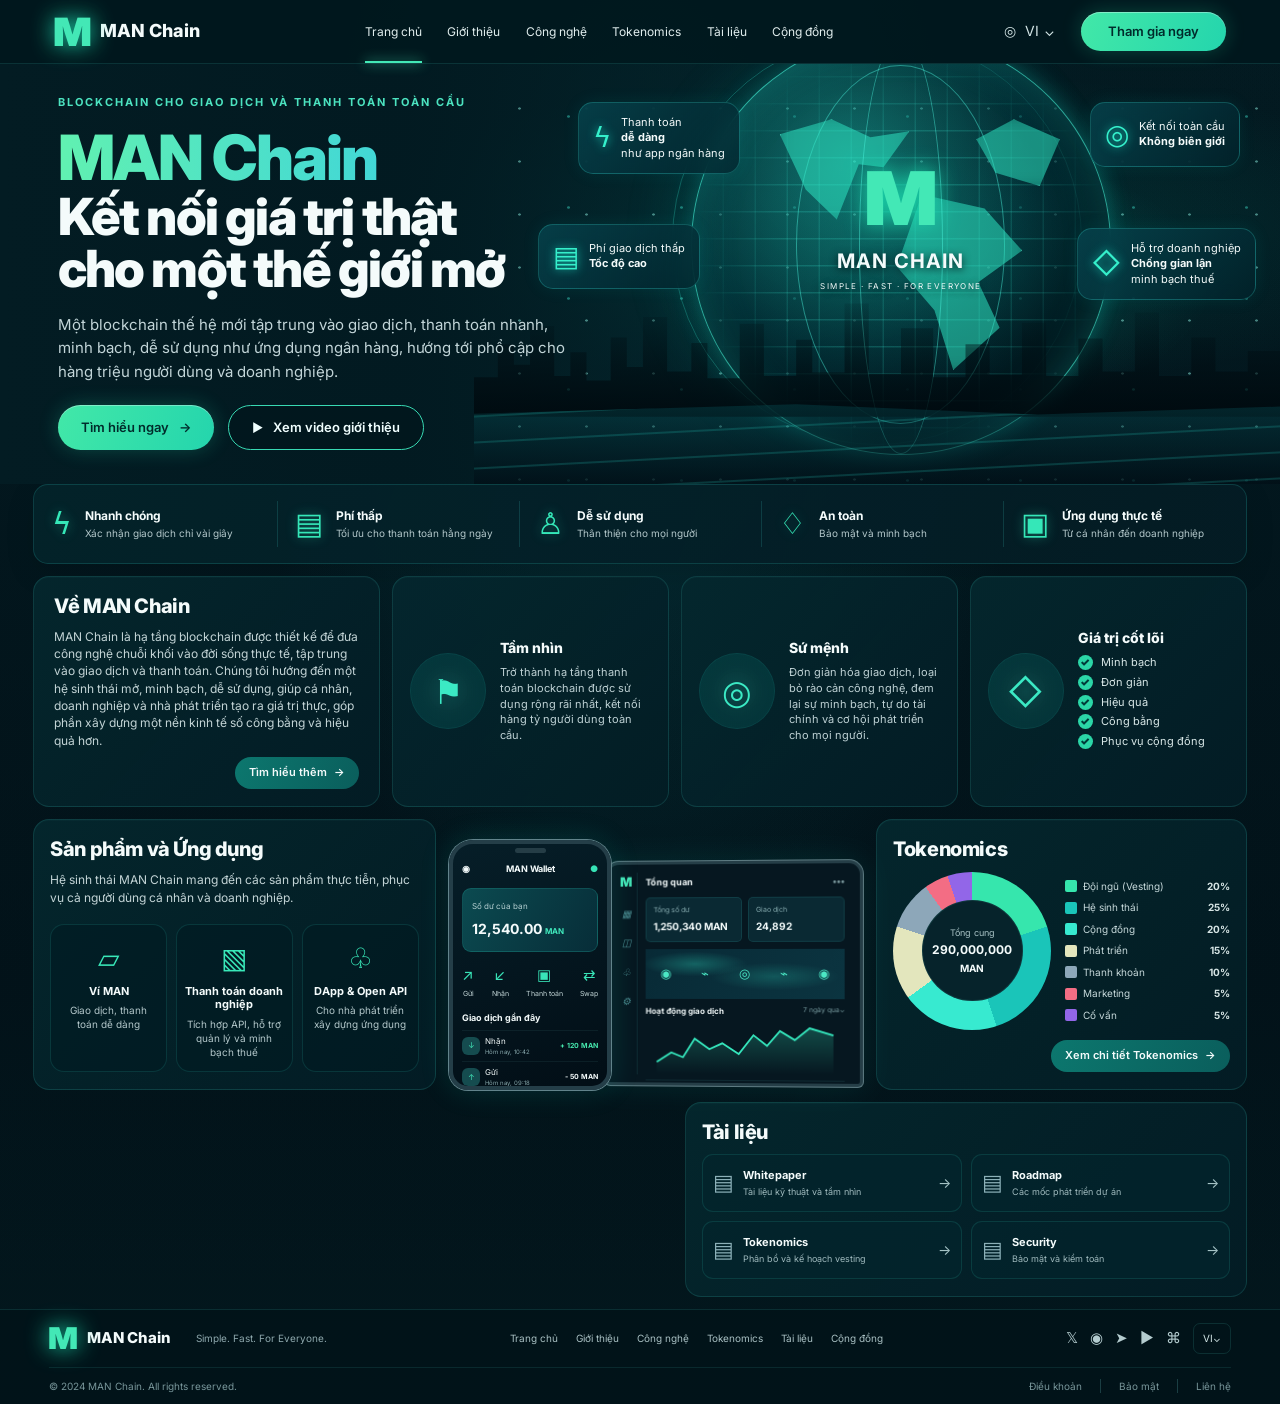
<file: index.html>
<!doctype html>
<html lang="vi">
<head>
  <meta charset="utf-8">
  <meta name="viewport" content="width=device-width, initial-scale=1">
  <meta name="theme-color" content="#031a20">
  <meta name="description" content="MAN Chain — blockchain cho giao dịch và thanh toán nhanh, đơn giản, minh bạch.">
  <title>MAN Chain — Simple. Fast. For Everyone.</title>
  <link rel="preconnect" href="https://fonts.googleapis.com">
  <link rel="preconnect" href="https://fonts.gstatic.com" crossorigin>
  <link href="https://fonts.googleapis.com/css2?family=Inter:wght@400;500;600;700;800;900&display=swap" rel="stylesheet">
  <link rel="stylesheet" href="styles.css">
</head>
<body>
  <div class="site-shell">
    <header class="topbar">
      <a class="brand" href="#home" aria-label="MAN Chain trang chủ">
        <span class="brand-mark">M</span><span>MAN Chain</span>
      </a>
      <button class="menu-toggle" aria-label="Mở menu" aria-expanded="false">☰</button>
      <nav class="nav-links" aria-label="Điều hướng chính">
        <a class="active" href="#home">Trang chủ</a>
        <a href="#about">Giới thiệu</a>
        <a href="#technology">Công nghệ</a>
        <a href="#tokenomics">Tokenomics</a>
        <a href="#docs">Tài liệu</a>
        <a href="#community">Cộng đồng</a>
      </nav>
      <div class="top-actions">
        <button class="language" aria-label="Chọn ngôn ngữ">◎ <span>VI</span>⌄</button>
        <a class="button button-glow button-small" href="#community">Tham gia ngay</a>
      </div>
    </header>

    <main>
      <section class="hero" id="home">
        <div class="hero-art" aria-hidden="true">
          <div class="stars"></div>
          <div class="planet-halo"></div>
          <div class="globe">
            <div class="globe-grid"></div>
            <div class="globe-continent continent-one"></div>
            <div class="globe-continent continent-two"></div>
            <div class="globe-continent continent-three"></div>
            <div class="globe-logo"><span class="brand-mark">M</span><b>MAN CHAIN</b><small>SIMPLE · FAST · FOR EVERYONE</small></div>
          </div>
          <div class="cityline"></div>
          <div class="waterline"></div>
          <div class="callout callout-a"><span class="call-icon">ϟ</span><span>Thanh toán<br><b>dễ dàng</b><br>như app ngân hàng</span></div>
          <div class="callout callout-b"><span class="call-icon">▤</span><span>Phí giao dịch thấp<br><b>Tốc độ cao</b></span></div>
          <div class="callout callout-c"><span class="call-icon">◎</span><span>Kết nối toàn cầu<br><b>Không biên giới</b></span></div>
          <div class="callout callout-d"><span class="call-icon">◇</span><span>Hỗ trợ doanh nghiệp<br><b>Chống gian lận</b><br>minh bạch thuế</span></div>
        </div>
        <div class="hero-copy">
          <p class="eyebrow">BLOCKCHAIN CHO GIAO DỊCH VÀ THANH TOÁN TOÀN CẦU</p>
          <h1><span>MAN Chain</span><br>Kết nối giá trị thật<br>cho một thế giới mở</h1>
          <p class="hero-description">Một blockchain thế hệ mới tập trung vào giao dịch, thanh toán nhanh, minh bạch, dễ sử dụng như ứng dụng ngân hàng, hướng tới phổ cập cho hàng triệu người dùng và doanh nghiệp.</p>
          <div class="hero-buttons">
            <a class="button button-glow" href="#about">Tìm hiểu ngay <span>→</span></a>
            <a class="button button-outline" href="#technology"><span class="play">▶</span> Xem video giới thiệu</a>
          </div>
        </div>
      </section>

      <section class="feature-strip" id="technology" aria-label="Điểm nổi bật">
        <article class="feature"><span class="feature-icon">ϟ</span><div><b>Nhanh chóng</b><small>Xác nhận giao dịch chỉ vài giây</small></div></article>
        <article class="feature"><span class="feature-icon">▤</span><div><b>Phí thấp</b><small>Tối ưu cho thanh toán hằng ngày</small></div></article>
        <article class="feature"><span class="feature-icon">♙</span><div><b>Dễ sử dụng</b><small>Thân thiện cho mọi người</small></div></article>
        <article class="feature"><span class="feature-icon">♢</span><div><b>An toàn</b><small>Bảo mật và minh bạch</small></div></article>
        <article class="feature"><span class="feature-icon">▣</span><div><b>Ứng dụng thực tế</b><small>Từ cá nhân đến doanh nghiệp</small></div></article>
      </section>

      <section class="about-grid" id="about">
        <article class="panel about-panel">
          <h2>Về MAN Chain</h2>
          <p>MAN Chain là hạ tầng blockchain được thiết kế để đưa công nghệ chuỗi khối vào đời sống thực tế, tập trung vào giao dịch và thanh toán. Chúng tôi hướng đến một hệ sinh thái mở, minh bạch, dễ sử dụng, giúp cá nhân, doanh nghiệp và nhà phát triển tạo ra giá trị thực, góp phần xây dựng một nền kinh tế số công bằng và hiệu quả hơn.</p>
          <a class="text-link" href="#docs">Tìm hiểu thêm <span>→</span></a>
        </article>
        <article class="panel vision-panel">
          <div class="round-icon">⚑</div><div><h3>Tầm nhìn</h3><p>Trở thành hạ tầng thanh toán blockchain được sử dụng rộng rãi nhất, kết nối hàng tỷ người dùng toàn cầu.</p></div>
        </article>
        <article class="panel mission-panel">
          <div class="round-icon">◎</div><div><h3>Sứ mệnh</h3><p>Đơn giản hóa giao dịch, loại bỏ rào cản công nghệ, đem lại sự minh bạch, tự do tài chính và cơ hội phát triển cho mọi người.</p></div>
        </article>
        <article class="panel values-panel">
          <div class="round-icon">◇</div><div><h3>Giá trị cốt lõi</h3><ul class="check-list"><li>Minh bạch</li><li>Đơn giản</li><li>Hiệu quả</li><li>Công bằng</li><li>Phục vụ cộng đồng</li></ul></div>
        </article>
      </section>

      <section class="products-row">
        <article class="panel products-panel">
          <h2>Sản phẩm và Ứng dụng</h2>
          <p>Hệ sinh thái MAN Chain mang đến các sản phẩm thực tiễn, phục vụ cả người dùng cá nhân và doanh nghiệp.</p>
          <div class="product-cards">
            <div class="product-card"><span>▱</span><b>Ví MAN</b><small>Giao dịch, thanh toán dễ dàng</small></div>
            <div class="product-card"><span>▧</span><b>Thanh toán doanh nghiệp</b><small>Tích hợp API, hỗ trợ quản lý và minh bạch thuế</small></div>
            <div class="product-card"><span>♧</span><b>DApp &amp; Open API</b><small>Cho nhà phát triển xây dựng ứng dụng</small></div>
          </div>
        </article>
        <div class="device-stage" aria-label="Minh họa ví MAN và bảng điều khiển">
          <div class="phone">
            <div class="phone-top"><span>◉</span><span>MAN Wallet</span><span class="tiny-dot">●</span></div>
            <div class="wallet-balance"><small>Số dư của bạn</small><strong>12,540.00 <em>MAN</em></strong></div>
            <div class="wallet-actions"><span>↗<small>Gửi</small></span><span>↙<small>Nhận</small></span><span>▣<small>Thanh toán</small></span><span>⇄<small>Swap</small></span></div>
            <div class="transaction-title">Giao dịch gần đây</div>
            <div class="transaction"><i>↓</i><span>Nhận<small>Hôm nay, 10:42</small></span><b class="positive">+ 120 MAN</b></div>
            <div class="transaction"><i>↑</i><span>Gửi<small>Hôm nay, 09:18</small></span><b>- 50 MAN</b></div>
            <div class="transaction"><i>▣</i><span>Thanh toán<small>Hôm qua, 16:05</small></span><b>- 25 MAN</b></div>
            <div class="transaction"><i>↔</i><span>Swap<small>Hôm qua, 12:21</small></span><b class="positive">+ 100 MAN</b></div>
          </div>
          <div class="dashboard">
            <div class="dash-sidebar"><span class="mini-brand">M</span><i>▦</i><i>◫</i><i>♧</i><i>⚙</i></div>
            <div class="dash-main"><div class="dash-head">Tổng quan <span>•••</span></div><div class="dash-stats"><div><small>Tổng số dư</small><b>1,250,340 MAN</b></div><div><small>Giao dịch</small><b>24,892</b></div></div><div class="map-graphic"><span>◉</span><span>⌁</span><span>◎</span><span>⌁</span><span>◉</span></div><div class="chart-label">Hoạt động giao dịch <small>7 ngày qua⌄</small></div><svg class="line-chart" viewBox="0 0 300 90" role="img" aria-label="Biểu đồ giao dịch minh họa"><path d="M0 70 L25 54 L45 62 L65 30 L90 48 L112 38 L140 56 L165 24 L188 42 L210 17 L235 32 L260 12 L300 24" fill="none" stroke="#35e7bd" stroke-width="3"/><path d="M0 70 L25 54 L45 62 L65 30 L90 48 L112 38 L140 56 L165 24 L188 42 L210 17 L235 32 L260 12 L300 24 L300 90 L0 90Z" fill="url(#chartfill)" opacity=".25"/><defs><linearGradient id="chartfill" x1="0" x2="0" y1="0" y2="1"><stop offset="0" stop-color="#35e7bd"/><stop offset="1" stop-color="#35e7bd" stop-opacity="0"/></linearGradient></defs></svg><div class="dash-bottom"><span>Giao dịch thành công</span><b>98.7%</b></div></div>
          </div>
        </div>
        <article class="panel token-panel" id="tokenomics">
          <h2>Tokenomics</h2>
          <div class="token-content"><div class="donut"><div><small>Tổng cung</small><strong>290,000,000</strong><b>MAN</b></div></div><ul class="token-legend"><li><i class="c1"></i>Đội ngũ (Vesting)<b>20%</b></li><li><i class="c2"></i>Hệ sinh thái<b>25%</b></li><li><i class="c3"></i>Cộng đồng<b>20%</b></li><li><i class="c4"></i>Phát triển<b>15%</b></li><li><i class="c5"></i>Thanh khoản<b>10%</b></li><li><i class="c6"></i>Marketing<b>5%</b></li><li><i class="c7"></i>Cố vấn<b>5%</b></li></ul></div>
          <a class="text-link token-link" href="#docs">Xem chi tiết Tokenomics <span>→</span></a>
        </article>
      </section>

      <!-- The roadmap section from the reference image has intentionally been removed. -->
      <section class="docs-row" id="docs">
        <div class="docs-spacer" aria-hidden="true"></div>
        <article class="panel documents-panel">
          <h2>Tài liệu</h2>
          <div class="document-grid">
            <a class="document-card" href="#whitepaper"><span class="doc-icon">▤</span><span><b>Whitepaper</b><small>Tài liệu kỹ thuật và tầm nhìn</small></span><i>→</i></a>
            <a class="document-card" href="#roadmap-doc"><span class="doc-icon">▤</span><span><b>Roadmap</b><small>Các mốc phát triển dự án</small></span><i>→</i></a>
            <a class="document-card" href="#tokenomics"><span class="doc-icon">▤</span><span><b>Tokenomics</b><small>Phân bổ và kế hoạch vesting</small></span><i>→</i></a>
            <a class="document-card" href="#security"><span class="doc-icon">▤</span><span><b>Security</b><small>Bảo mật và kiểm toán</small></span><i>→</i></a>
          </div>
        </article>
      </section>
    </main>

    <footer class="footer" id="community">
      <div class="footer-top">
        <a class="brand footer-brand" href="#home"><span class="brand-mark">M</span><span>MAN Chain</span></a>
        <span class="tagline">Simple. Fast. For Everyone.</span>
        <nav class="footer-nav"><a href="#home">Trang chủ</a><a href="#about">Giới thiệu</a><a href="#technology">Công nghệ</a><a href="#tokenomics">Tokenomics</a><a href="#docs">Tài liệu</a><a href="#community">Cộng đồng</a></nav>
        <div class="socials"><a href="#community" aria-label="X">𝕏</a><a href="#community" aria-label="Discord">◉</a><a href="#community" aria-label="Telegram">➤</a><a href="#community" aria-label="YouTube">▶</a><a href="https://github.com/VN-Crp/MAN-Chain" aria-label="GitHub">⌘</a><button class="language">VI⌄</button></div>
      </div>
      <div class="footer-bottom"><span>© 2024 MAN Chain. All rights reserved.</span><div><a href="#terms">Điều khoản</a><a href="#privacy">Bảo mật</a><a href="#contact">Liên hệ</a></div></div>
    </footer>
  </div>
  <script src="script.js"></script>
</body>
</html>
</file>
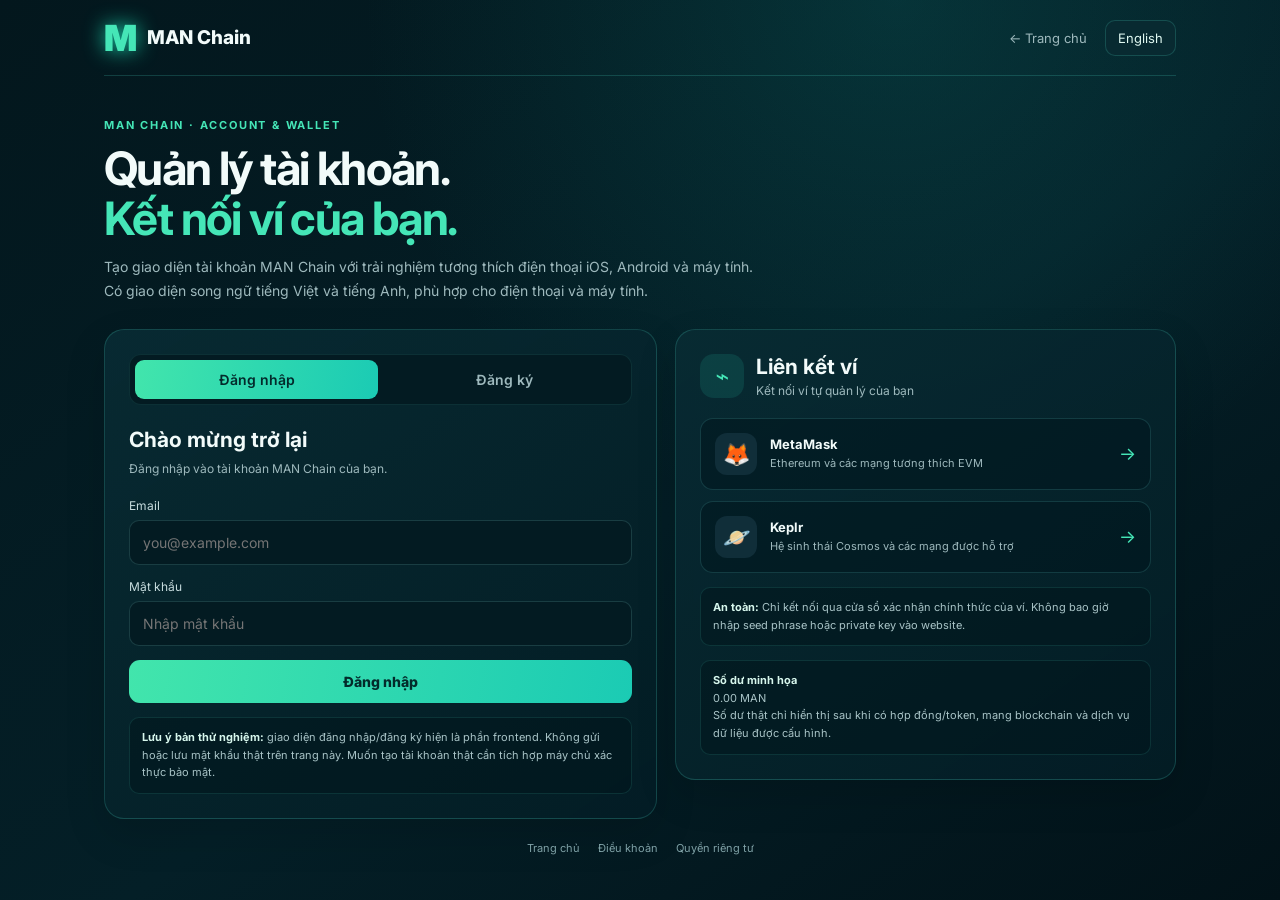
<file: account.html>
<!doctype html>
<html lang="vi">
<head>
<meta charset="utf-8">
<meta name="viewport" content="width=device-width, initial-scale=1, viewport-fit=cover">
<meta name="theme-color" content="#03171d">
<title>MAN Chain — Account & Wallet</title>
<link rel="preconnect" href="https://fonts.googleapis.com">
<link rel="preconnect" href="https://fonts.gstatic.com" crossorigin>
<link href="https://fonts.googleapis.com/css2?family=Inter:wght@400;500;600;700;800&display=swap" rel="stylesheet">
<style>
:root{color-scheme:dark;--bg:#03171d;--line:rgba(77,220,197,.2);--mint:#45e6b7;--text:#f2fbfa;--muted:#9eb9bd;--danger:#ff9cac}
*{box-sizing:border-box}body{margin:0;min-height:100vh;font-family:Inter,system-ui,-apple-system,BlinkMacSystemFont,"Segoe UI",sans-serif;color:var(--text);background:radial-gradient(ellipse at 70% 0%,rgba(15,127,122,.24),transparent 42%),linear-gradient(145deg,#03171d,#041f27 55%,#021218);font-size:14px}
a{color:inherit;text-decoration:none}button,input{font:inherit}.shell{width:min(100%,1120px);margin:auto;padding:0 24px 32px}.top{height:76px;display:flex;align-items:center;justify-content:space-between;border-bottom:1px solid var(--line);gap:14px}.brand{display:flex;align-items:center;gap:10px;font-weight:800;font-size:19px}.logo{font-size:36px;line-height:1;color:var(--mint);font-weight:900;letter-spacing:-8px;padding-right:8px;text-shadow:0 0 20px #19d5ae}.top-right{display:flex;align-items:center;gap:18px;color:var(--muted);font-size:13px}.top-right a:hover{color:var(--mint)}.lang{border:1px solid var(--line);background:#082a31;color:#dff8f1;border-radius:10px;padding:9px 12px;cursor:pointer}
.hero{padding:42px 0 26px;max-width:750px}.eyebrow{color:var(--mint);font-size:11px;letter-spacing:1.8px;font-weight:700}.hero h1{font-size:clamp(30px,5vw,46px);letter-spacing:-1.6px;line-height:1.08;margin:12px 0}.hero h1 span{color:var(--mint)}.hero p{color:var(--muted);line-height:1.7;max-width:650px;margin:0}.layout{display:grid;grid-template-columns:minmax(0,1.05fr) minmax(300px,.95fr);gap:18px;align-items:start}.card{background:linear-gradient(145deg,rgba(8,43,51,.94),rgba(3,29,37,.97));border:1px solid var(--line);border-radius:20px;padding:24px;box-shadow:0 16px 40px #0002;min-width:0}.tabs{display:grid;grid-template-columns:1fr 1fr;padding:5px;background:#031b22;border:1px solid rgba(79,198,188,.12);border-radius:12px;gap:5px;margin-bottom:22px}.tab{border:0;background:transparent;color:var(--muted);padding:11px;border-radius:9px;cursor:pointer;font-weight:600}.tab.active{background:linear-gradient(100deg,#42e5ac,#1bcbb4);color:#032a2b}.card h2{font-size:21px;margin:0 0 7px}.sub{font-size:12px;color:var(--muted);line-height:1.6;margin:0 0 20px}.field{display:block;margin:14px 0}.field span{display:block;font-size:12px;color:#c7dcde;margin-bottom:7px}.field input{width:100%;min-height:45px;border:1px solid rgba(117,194,195,.2);border-radius:10px;background:#031b22;color:var(--text);padding:12px 13px;outline:none}.field input:focus{border-color:var(--mint);box-shadow:0 0 0 3px rgba(69,230,183,.09)}.check{display:flex;align-items:flex-start;gap:9px;color:var(--muted);font-size:11px;line-height:1.5;margin:15px 0}.check input{accent-color:var(--mint);margin-top:2px}.primary{width:100%;border:0;border-radius:11px;padding:13px 16px;background:linear-gradient(100deg,#42e5ac,#1bcbb4);color:#032b2b;font-weight:800;cursor:pointer}.notice{font-size:11px;line-height:1.6;color:#a9c4c7;border:1px solid rgba(75,202,190,.14);background:rgba(1,20,26,.5);border-radius:10px;padding:11px 12px;margin-top:14px}.notice strong{color:#d7f7ed}.hidden{display:none!important}.wallet-head{display:flex;align-items:center;gap:12px;margin-bottom:20px}.orb{width:44px;height:44px;display:grid;place-items:center;border-radius:14px;background:rgba(45,219,184,.12);font-size:23px;color:var(--mint)}.wallet-head h2{margin:0 0 4px}.wallet-head p{margin:0;color:var(--muted);font-size:12px}.wallet-list{display:grid;gap:11px}.wallet-btn{display:flex;align-items:center;gap:13px;width:100%;padding:14px;border-radius:13px;border:1px solid rgba(94,197,195,.19);background:rgba(1,23,30,.55);color:var(--text);text-align:left;cursor:pointer;transition:.2s}.wallet-btn:hover{border-color:rgba(69,230,183,.65);transform:translateY(-1px)}.wallet-icon{width:42px;height:42px;border-radius:12px;background:#102e39;display:grid;place-items:center;font-size:22px;flex-shrink:0}.wallet-info{flex:1;min-width:0}.wallet-info strong{display:block;font-size:13px}.wallet-info small{display:block;color:var(--muted);font-size:11px;margin-top:4px;line-height:1.4}.arrow{color:var(--mint);font-size:18px}.wallet-status{display:none;margin-top:14px;border:1px solid rgba(69,230,183,.22);background:rgba(16,102,83,.12);border-radius:12px;padding:12px;overflow-wrap:anywhere}.wallet-status.show{display:block}.wallet-status strong{display:block;color:var(--mint);font-size:12px;margin-bottom:5px}.wallet-status p{margin:0;color:#c3dcda;font-size:11px;line-height:1.6}.wallet-status button{margin-top:10px;background:transparent;border:1px solid var(--line);border-radius:8px;color:#c8e5e0;padding:7px 10px;cursor:pointer}.msg{font-size:12px;line-height:1.5;margin:12px 0 0;color:var(--mint)}.msg.error{color:var(--danger)}.bottom{display:flex;gap:18px;justify-content:center;flex-wrap:wrap;margin-top:22px;color:#7fa1a6;font-size:11px}
@media(max-width:760px){.shell{padding:0 15px 24px}.top{height:64px}.brand{font-size:16px}.logo{font-size:31px}.top-right{gap:10px;font-size:11px}.hero{padding:30px 0 22px}.layout{grid-template-columns:1fr}.card{padding:19px}.wallet-card{order:-1}.hero h1{font-size:35px}}
@media(max-width:370px){.top-right a{display:none}.hero h1{font-size:30px}.card{padding:15px}.wallet-btn{padding:11px}.wallet-icon{width:38px;height:38px}}
</style>
</head>
<body>
<div class="shell">
  <header class="top">
    <a class="brand" href="index.html"><span class="logo">M</span><span>MAN Chain</span></a>
    <div class="top-right"><a href="index.html" data-i18n="home">← Trang chủ</a><button class="lang" id="lang-toggle" type="button">English</button></div>
  </header>
  <section class="hero">
    <div class="eyebrow">MAN CHAIN · ACCOUNT & WALLET</div>
    <h1 data-i18n-html="heroTitle">Quản lý tài khoản.<br><span>Kết nối ví của bạn.</span></h1>
    <p data-i18n="heroDesc">Tạo giao diện tài khoản MAN Chain với trải nghiệm tương thích điện thoại iOS, Android và máy tính. Có giao diện song ngữ tiếng Việt và tiếng Anh, phù hợp cho điện thoại và máy tính.</p>
  </section>
  <main class="layout">
    <section class="card">
      <div class="tabs" role="tablist">
        <button class="tab active" id="login-tab" type="button" data-i18n="login" aria-selected="true">Đăng nhập</button>
        <button class="tab" id="register-tab" type="button" data-i18n="register" aria-selected="false">Đăng ký</button>
      </div>
      <form id="login-form">
        <h2 data-i18n="welcome">Chào mừng trở lại</h2><p class="sub" data-i18n="loginSub">Đăng nhập vào tài khoản MAN Chain của bạn.</p>
        <label class="field"><span data-i18n="email">Email</span><input type="email" name="email" placeholder="you@example.com" autocomplete="email" required></label>
        <label class="field"><span data-i18n="password">Mật khẩu</span><input type="password" name="password" data-i18n-placeholder="enterPassword" placeholder="Nhập mật khẩu" autocomplete="current-password" minlength="8" required></label>
        <button class="primary" type="submit" data-i18n="login">Đăng nhập</button><p class="msg" id="login-message" aria-live="polite"></p>
      </form>
      <form id="register-form" class="hidden">
        <h2 data-i18n="createAccount">Tạo tài khoản MAN</h2><p class="sub" data-i18n="registerSub">Đăng ký để bắt đầu sử dụng hệ sinh thái MAN Chain.</p>
        <label class="field"><span data-i18n="displayName">Tên hiển thị</span><input type="text" name="displayName" placeholder="Your name" autocomplete="name" required></label>
        <label class="field"><span data-i18n="email">Email</span><input type="email" name="email" placeholder="you@example.com" autocomplete="email" required></label>
        <label class="field"><span data-i18n="passwordMin">Mật khẩu (ít nhất 8 ký tự)</span><input type="password" name="password" data-i18n-placeholder="createPassword" placeholder="Tạo mật khẩu" autocomplete="new-password" minlength="8" required></label>
        <label class="field"><span data-i18n="confirmPassword">Xác nhận mật khẩu</span><input type="password" name="confirmPassword" data-i18n-placeholder="repeatPassword" placeholder="Nhập lại mật khẩu" autocomplete="new-password" minlength="8" required></label>
        <label class="check"><input type="checkbox" required><span data-i18n="termsAgree">Tôi đồng ý với điều khoản sử dụng và chính sách quyền riêng tư.</span></label>
        <button class="primary" type="submit" data-i18n="createAccount">Tạo tài khoản MAN</button><p class="msg" id="register-message" aria-live="polite"></p>
      </form>
      <div class="notice"><strong data-i18n="demoTitle">Lưu ý bản thử nghiệm:</strong> <span data-i18n="demoText">giao diện đăng nhập/đăng ký hiện là phần frontend. Không gửi hoặc lưu mật khẩu thật trên trang này. Muốn tạo tài khoản thật cần tích hợp máy chủ xác thực bảo mật.</span></div>
    </section>
    <section class="card wallet-card">
      <div class="wallet-head"><div class="orb">⌁</div><div><h2 data-i18n="connectWallet">Liên kết ví</h2><p data-i18n="walletSub">Kết nối ví tự quản lý của bạn</p></div></div>
      <div class="wallet-list">
        <button class="wallet-btn" id="metamask-btn" type="button"><span class="wallet-icon">🦊</span><span class="wallet-info"><strong>MetaMask</strong><small data-i18n="metaDesc">Ethereum và các mạng tương thích EVM</small></span><span class="arrow">→</span></button>
        <button class="wallet-btn" id="keplr-btn" type="button"><span class="wallet-icon">🪐</span><span class="wallet-info"><strong>Keplr</strong><small data-i18n="keplrDesc">Hệ sinh thái Cosmos và các mạng được hỗ trợ</small></span><span class="arrow">→</span></button>
      </div>
      <div class="wallet-status" id="wallet-status" aria-live="polite"><strong id="wallet-title">Ví đã kết nối</strong><p id="wallet-address"></p><button type="button" id="disconnect-btn" data-i18n="hideAddress">Ẩn thông tin kết nối</button></div>
      <div class="notice"><strong data-i18n="securityTitle">An toàn:</strong> <span data-i18n="securityText">Chỉ kết nối qua cửa sổ xác nhận chính thức của ví. Không bao giờ nhập seed phrase hoặc private key vào website.</span></div>
      <div class="notice"><strong data-i18n="demoBalanceTitle">Số dư minh họa</strong><br>0.00 MAN<br><span data-i18n="demoBalanceText">Số dư thật chỉ hiển thị sau khi có hợp đồng/token, mạng blockchain và dịch vụ dữ liệu được cấu hình.</span></div>
    </section>
  </main>
  <div class="bottom"><a href="index.html" data-i18n="home">Trang chủ</a><a href="#terms" data-i18n="terms">Điều khoản</a><a href="#privacy" data-i18n="privacy">Quyền riêng tư</a></div>
</div>
<script>
const translations = {
  vi: {
    home:"← Trang chủ", heroTitle:'Quản lý tài khoản.<br><span>Kết nối ví của bạn.</span>', heroDesc:"Tạo giao diện tài khoản MAN Chain với trải nghiệm tương thích điện thoại iOS, Android và máy tính. Có giao diện song ngữ tiếng Việt và tiếng Anh, phù hợp cho điện thoại và máy tính.",
    login:"Đăng nhập", register:"Đăng ký", welcome:"Chào mừng trở lại", loginSub:"Đăng nhập vào tài khoản MAN Chain của bạn.", email:"Email", password:"Mật khẩu", enterPassword:"Nhập mật khẩu", createAccount:"Tạo tài khoản MAN", registerSub:"Đăng ký để bắt đầu sử dụng hệ sinh thái MAN Chain.", displayName:"Tên hiển thị", passwordMin:"Mật khẩu (ít nhất 8 ký tự)", createPassword:"Tạo mật khẩu", confirmPassword:"Xác nhận mật khẩu", repeatPassword:"Nhập lại mật khẩu", termsAgree:"Tôi đồng ý với điều khoản sử dụng và chính sách quyền riêng tư.", demoTitle:"Lưu ý bản thử nghiệm:", demoText:"giao diện đăng nhập/đăng ký hiện là phần frontend. Không gửi hoặc lưu mật khẩu thật trên trang này. Muốn tạo tài khoản thật cần tích hợp máy chủ xác thực bảo mật.",
    connectWallet:"Liên kết ví", walletSub:"Kết nối ví tự quản lý của bạn", metaDesc:"Ethereum và các mạng tương thích EVM", keplrDesc:"Hệ sinh thái Cosmos và các mạng được hỗ trợ", hideAddress:"Ẩn thông tin kết nối", securityTitle:"An toàn:", securityText:"Chỉ kết nối qua cửa sổ xác nhận chính thức của ví. Không bao giờ nhập seed phrase hoặc private key vào website.", demoBalanceTitle:"Số dư minh họa", demoBalanceText:"Số dư thật chỉ hiển thị sau khi có hợp đồng/token, mạng blockchain và dịch vụ dữ liệu được cấu hình.", terms:"Điều khoản", privacy:"Quyền riêng tư",
    passwordMismatch:"Mật khẩu xác nhận không khớp.", frontendOnly:"Đây mới là giao diện thử nghiệm; đăng nhập/đăng ký thật chưa được cấu hình máy chủ.", walletUnavailable:"Không tìm thấy ví trong trình duyệt này. Trên điện thoại, cần mở trang bằng trình duyệt tích hợp trong ứng dụng ví hoặc tích hợp WalletConnect/deep link.", connecting:"Đang yêu cầu xác nhận trong ví…", metaConnected:"Đã kết nối MetaMask", keplrConnected:"Đã kết nối Keplr", connectFailed:"Không thể kết nối ví: ", cancelled:"Yêu cầu đã bị từ chối hoặc hủy.", accountLabel:"Địa chỉ ví", connectedTitle:"Ví đã kết nối"
  },
  en: {
    home:"← Home", heroTitle:'Manage your account.<br><span>Connect your wallet.</span>', heroDesc:"A responsive MAN Chain account interface for iOS, Android and desktop. The interface supports Vietnamese and English and adapts to phones and desktop screens.",
    login:"Log in", register:"Sign up", welcome:"Welcome back", loginSub:"Log in to your MAN Chain account.", email:"Email", password:"Password", enterPassword:"Enter password", createAccount:"Create MAN account", registerSub:"Sign up to get started with the MAN Chain ecosystem.", displayName:"Display name", passwordMin:"Password (at least 8 characters)", createPassword:"Create a password", confirmPassword:"Confirm password", repeatPassword:"Repeat password", termsAgree:"I agree to the Terms of Use and Privacy Policy.", demoTitle:"Demo notice:", demoText:"login and registration are currently frontend-only. Do not submit or store a real password on this page. Real accounts require a secure authentication backend.",
    connectWallet:"Connect a wallet", walletSub:"Connect your self-custody wallet", metaDesc:"Ethereum and EVM-compatible networks", keplrDesc:"Cosmos ecosystem and supported networks", hideAddress:"Hide connection details", securityTitle:"Security:", securityText:"Only connect through the wallet's official approval prompt. Never enter your seed phrase or private key on a website.", demoBalanceTitle:"Sample balance", demoBalanceText:"A real balance requires a configured token/contract, blockchain network and data service.", terms:"Terms", privacy:"Privacy",
    passwordMismatch:"The passwords do not match.", frontendOnly:"This is a frontend demo; real login/registration has no authentication server configured.", walletUnavailable:"No wallet provider was found in this browser. On mobile, open the site in the wallet's in-app browser or integrate WalletConnect/deep links.", connecting:"Waiting for wallet approval…", metaConnected:"MetaMask connected", keplrConnected:"Keplr connected", connectFailed:"Could not connect wallet: ", cancelled:"The request was rejected or cancelled.", accountLabel:"Wallet address", connectedTitle:"Wallet connected"
  }
};
let language = "vi";
const $ = id => document.getElementById(id);
function setLanguage(lang) {
  language = lang;
  document.documentElement.lang = lang;
  document.querySelectorAll("[data-i18n]").forEach(el => { const key=el.dataset.i18n; if(translations[lang][key]) el.textContent=translations[lang][key]; });
  document.querySelectorAll("[data-i18n-html]").forEach(el => { const key=el.dataset.i18nHtml; if(translations[lang][key]) el.innerHTML=translations[lang][key]; });
  document.querySelectorAll("[data-i18n-placeholder]").forEach(el => { const key=el.dataset.i18nPlaceholder; if(translations[lang][key]) el.placeholder=translations[lang][key]; });
  $("lang-toggle").textContent = lang === "vi" ? "English" : "Tiếng Việt";
}
$("lang-toggle").addEventListener("click", () => setLanguage(language === "vi" ? "en" : "vi"));
function switchTab(which) {
  const login = which === "login";
  $("login-form").classList.toggle("hidden", !login);
  $("register-form").classList.toggle("hidden", login);
  $("login-tab").classList.toggle("active", login);
  $("register-tab").classList.toggle("active", !login);
  $("login-tab").setAttribute("aria-selected", String(login));
  $("register-tab").setAttribute("aria-selected", String(!login));
  $("login-message").textContent = ""; $("register-message").textContent = "";
}
$("login-tab").addEventListener("click", () => switchTab("login"));
$("register-tab").addEventListener("click", () => switchTab("register"));
$("login-form").addEventListener("submit", e => { e.preventDefault(); const m=$("login-message"); m.className="msg error"; m.textContent=translations[language].frontendOnly; });
$("register-form").addEventListener("submit", e => {
  e.preventDefault(); const f=e.currentTarget; const m=$("register-message");
  if(f.password.value !== f.confirmPassword.value) {m.className="msg error";m.textContent=translations[language].passwordMismatch;return;}
  m.className="msg error";m.textContent=translations[language].frontendOnly;
});
function showWallet(title, address) {
  $("wallet-title").textContent = title;
  $("wallet-address").textContent = translations[language].accountLabel + ": " + address;
  $("wallet-status").classList.add("show");
}
$("metamask-btn").addEventListener("click", async () => {
  const ethereum = window.ethereum;
  const m = $("wallet-title");
  if (!ethereum || typeof ethereum.request !== "function") { showWallet(translations[language].connectFailed, translations[language].walletUnavailable); return; }
  try {
    m.textContent = translations[language].connecting;
    const accounts = await ethereum.request({method:"eth_requestAccounts"});
    if (!accounts || !accounts.length) throw new Error(translations[language].cancelled);
    showWallet(translations[language].metaConnected, accounts[0]);
  } catch(err) { showWallet(translations[language].connectFailed, err && err.message ? err.message : translations[language].cancelled); }
});
$("keplr-btn").addEventListener("click", async () => {
  const keplr = window.keplr;
  if (!keplr) { showWallet(translations[language].connectFailed, translations[language].walletUnavailable); return; }
  try {
    const chainId = "cosmoshub-4"; // Demo default only; replace with MAN Chain's actual Cosmos chain ID when available.
    $("wallet-title").textContent = translations[language].connecting;
    await keplr.enable(chainId);
    const offlineSigner = keplr.getOfflineSigner(chainId);
    const accounts = await offlineSigner.getAccounts();
    if (!accounts || !accounts.length) throw new Error(translations[language].cancelled);
    showWallet(translations[language].keplrConnected, accounts[0].address);
  } catch(err) { showWallet(translations[language].connectFailed, err && err.message ? err.message : translations[language].cancelled); }
});
$("disconnect-btn").addEventListener("click", () => $("wallet-status").classList.remove("show"));
</script>
</body>
</html>
</file>
<file: styles.css>
*{box-sizing:border-box} :root{--bg:#03171d;--panel:rgba(3,31,38,.86);--panel2:rgba(4,39,46,.72);--line:rgba(63,205,192,.16);--mint:#43e8b6;--teal:#13cbb9;--text:#f4fbfb;--muted:#a6c0c4}html{scroll-behavior:smooth}body{margin:0;background:var(--bg);color:var(--text);font-family:Inter,Arial,sans-serif;font-size:14px;line-height:1.45;background-image:radial-gradient(ellipse at 50% 20%,#06353c 0,transparent 44%),linear-gradient(180deg,#041b22,#021219 70%,#03191f)}a{color:inherit;text-decoration:none}button{font:inherit;color:inherit}.site-shell{width:min(100%,1600px);margin:auto;overflow:hidden;background:linear-gradient(180deg,rgba(0,26,33,.2),rgba(0,16,22,.15))}.topbar{height:64px;display:flex;align-items:center;gap:28px;padding:0 4.2%;border-bottom:1px solid rgba(72,208,197,.15);background:rgba(1,23,29,.88);position:relative;z-index:10}.brand{display:flex;align-items:center;gap:10px;font-size:18px;font-weight:800;white-space:nowrap}.brand-mark{font-size:39px;font-weight:900;line-height:.8;letter-spacing:-8px;padding-right:8px;color:var(--mint);text-shadow:0 0 22px #1bd9ad;display:inline-block;transform:scaleX(1.08)}.nav-links{display:flex;align-items:center;justify-content:center;gap:clamp(12px,2vw,32px);flex:1;height:100%;font-size:12px;color:#e0eeee;white-space:nowrap}.nav-links a{height:100%;display:flex;align-items:center;position:relative}.nav-links a.active:after{content:"";position:absolute;bottom:0;left:0;right:0;height:2px;background:var(--mint);box-shadow:0 0 12px var(--mint)}.top-actions{display:flex;align-items:center;gap:20px;white-space:nowrap}.language{background:none;border:0;color:#d4e7e8;cursor:pointer}.language span{margin:0 5px}.button{display:inline-flex;align-items:center;justify-content:center;gap:10px;border-radius:30px;padding:12px 23px;font-weight:600;font-size:13px;white-space:nowrap;transition:transform .2s,box-shadow .2s}.button:hover,.text-link:hover{transform:translateY(-2px)}.button-glow{background:linear-gradient(110deg,#42e8a8,#24d5ad);color:#002b2b;box-shadow:0 0 20px rgba(37,227,175,.24),inset 0 1px 0 rgba(255,255,255,.35)}.button-small{padding:10px 27px}.button-outline{border:1px solid #38d9b3;background:rgba(1,20,26,.5);color:#f0ffff}.play{font-size:12px}.menu-toggle{display:none;background:none;border:1px solid var(--line);border-radius:8px;padding:8px 10px}.hero{position:relative;min-height:420px;padding:35px 4.5% 30px;display:flex;align-items:center;isolation:isolate;overflow:hidden}.hero:before{content:"";position:absolute;inset:0;z-index:-3;background:linear-gradient(90deg,#031c23 0%,rgba(2,26,33,.98) 31%,rgba(2,27,33,.5) 58%,rgba(2,23,29,.08) 100%),radial-gradient(ellipse at 70% 40%,rgba(0,206,181,.16),transparent 45%)}.hero-copy{width:44%;position:relative;z-index:2;margin-top:-8px}.eyebrow{font-size:11px;letter-spacing:2px;color:#4ce3c0;font-weight:700;margin:0 0 14px}.hero h1{font-size:clamp(34px,4vw,58px);letter-spacing:-1.8px;line-height:1.03;margin:0;font-weight:850}.hero h1 span{font-size:1.22em;letter-spacing:-2px;background:linear-gradient(90deg,#61f1b1,#42d7d6);-webkit-background-clip:text;background-clip:text;color:transparent}.hero-description{max-width:550px;color:#c2d5d8;font-size:15px;line-height:1.55;margin:18px 0 22px}.hero-buttons{display:flex;gap:14px;flex-wrap:wrap}.hero-art{position:absolute;z-index:-1;inset:0 0 0 37%;overflow:hidden;background:radial-gradient(ellipse at 57% 52%,rgba(22,232,200,.18),transparent 43%)}.stars{position:absolute;inset:0;background-image:radial-gradient(#9afff0 1px,transparent 1.8px),radial-gradient(#3edbc8 1px,transparent 2px);background-size:67px 53px,113px 91px;background-position:12px 18px,38px 7px;opacity:.45}.planet-halo{position:absolute;width:410px;height:410px;border:1px solid rgba(53,244,217,.28);border-radius:50%;left:50%;top:42%;transform:translate(-50%,-50%);box-shadow:0 0 55px rgba(20,230,203,.1),inset 0 0 35px rgba(20,230,203,.08)}.globe{position:absolute;width:min(36vw,420px);aspect-ratio:1;border-radius:50%;left:53%;top:43%;transform:translate(-50%,-50%);border:1px solid rgba(71,255,226,.6);box-shadow:0 0 25px rgba(22,230,208,.3),inset 0 0 45px rgba(37,224,204,.24);background:radial-gradient(circle at 38% 30%,rgba(32,204,187,.45),rgba(2,49,58,.55) 47%,rgba(0,19,26,.85) 70%);overflow:hidden}.globe:before,.globe:after{content:"";position:absolute;border:1px solid rgba(80,255,231,.42);border-radius:50%;inset:7% 25%}.globe:after{inset:0 40%}.globe-grid{position:absolute;inset:0;background:repeating-linear-gradient(0deg,transparent 0 25px,rgba(57,237,214,.2) 26px 27px),repeating-linear-gradient(90deg,transparent 0 30px,rgba(57,237,214,.15) 31px 32px);border-radius:50%;mask-image:radial-gradient(ellipse,#000 40%,transparent 72%)}.globe-continent{position:absolute;background:rgba(47,232,195,.32);filter:drop-shadow(0 0 7px #30e7c6);border:1px solid rgba(100,255,229,.35)}.continent-one{width:31%;height:24%;top:20%;left:21%;clip-path:polygon(0 15%,40% 0,70% 18%,100% 12%,80% 48%,61% 45%,44% 100%,20% 70%)}.continent-two{width:30%;height:42%;top:38%;left:49%;clip-path:polygon(20% 0,70% 8%,100% 32%,65% 50%,82% 76%,45% 100%,30% 66%,0 41%)}.continent-three{width:20%;height:16%;top:20%;right:12%;clip-path:polygon(0 30%,45% 0,100% 30%,76% 100%,23% 80%)}.globe-logo{position:absolute;top:32%;left:0;right:0;display:flex;flex-direction:column;align-items:center;text-shadow:0 2px 8px #00191c}.globe-logo .brand-mark{font-size:74px;margin-bottom:18px}.globe-logo b{font-size:20px;letter-spacing:1px}.globe-logo small{font-size:8px;letter-spacing:1.4px;margin-top:5px}.cityline{position:absolute;left:0;right:0;bottom:16%;height:27%;background:linear-gradient(0deg,rgba(0,9,14,.9),rgba(0,30,37,.18));clip-path:polygon(0 65%,3% 65%,3% 36%,5% 36%,5% 54%,7% 54%,7% 20%,10% 20%,10% 64%,12% 64%,12% 43%,14% 43%,14% 68%,17% 68%,17% 30%,19% 30%,19% 56%,21% 56%,21% 12%,24% 12%,24% 60%,27% 60%,27% 35%,29% 35%,29% 66%,33% 66%,33% 18%,36% 18%,36% 64%,40% 64%,40% 32%,42% 32%,42% 61%,46% 61%,46% 0,49% 0,49% 62%,53% 62%,53% 22%,57% 22%,57% 65%,61% 65%,61% 36%,64% 36%,64% 63%,68% 63%,68% 17%,71% 17%,71% 64%,75% 64%,75% 31%,78% 31%,78% 60%,82% 60%,82% 8%,85% 8%,85% 64%,89% 64%,89% 30%,92% 30%,92% 60%,96% 60%,96% 42%,100% 42%,100% 100%,0 100%)}.waterline{position:absolute;bottom:0;left:0;right:0;height:19%;background:repeating-linear-gradient(177deg,transparent 0 11px,rgba(38,222,206,.18) 12px 13px,transparent 14px 26px),linear-gradient(180deg,rgba(8,105,112,.28),rgba(1,15,23,.8));clip-path:polygon(0 12%,40% 0,70% 13%,100% 3%,100% 100%,0 100%)}.callout{position:absolute;display:flex;align-items:center;gap:10px;padding:12px 14px;border:1px solid rgba(57,228,215,.25);border-radius:15px;background:linear-gradient(135deg,rgba(6,67,77,.85),rgba(2,34,43,.7));box-shadow:0 0 18px rgba(20,219,204,.08);font-size:11px;line-height:1.4;backdrop-filter:blur(8px)}.callout b{font-weight:700}.call-icon{font-size:28px;color:#35efcb;text-shadow:0 0 10px #16cdb8}.callout-a{top:9%;left:13%}.callout-b{top:38%;left:8%}.callout-c{top:9%;right:5%}.callout-d{top:39%;right:3%}.feature-strip{margin:0 2.6% 12px;display:grid;grid-template-columns:repeat(5,1fr);border:1px solid rgba(54,208,197,.18);border-radius:15px;background:linear-gradient(110deg,rgba(3,35,42,.95),rgba(4,28,37,.9));box-shadow:0 10px 30px rgba(0,0,0,.1)}.feature{display:flex;align-items:center;gap:13px;padding:17px 18px;min-width:0;position:relative}.feature+.feature:before{content:"";position:absolute;left:0;top:20%;bottom:20%;width:1px;background:rgba(64,213,204,.17)}.feature-icon{font-size:30px;color:#35e7b8;text-shadow:0 0 12px rgba(48,232,191,.4)}.feature b,.feature small{display:block}.feature b{font-size:12px;margin-bottom:3px}.feature small{font-size:10px;color:#b3c7ca;line-height:1.35}.about-grid{margin:0 2.6% 12px;display:grid;grid-template-columns:1.25fr 1fr 1fr 1fr;gap:12px}.panel{border:1px solid var(--line);border-radius:16px;background:linear-gradient(135deg,rgba(4,39,46,.94),rgba(3,29,37,.92));box-shadow:inset 0 1px 0 rgba(117,255,226,.025);min-width:0}.panel h2{font-size:20px;line-height:1.2;margin:0 0 10px;font-weight:800;letter-spacing:-.4px}.about-panel{padding:17px 20px;position:relative}.about-panel p,.products-panel>p{color:#c3d4d6;font-size:12px;line-height:1.45;margin:0}.text-link{display:inline-flex;align-items:center;gap:7px;padding:8px 14px;border-radius:24px;background:linear-gradient(110deg,#0c776e,#0a5e5c);font-size:11px;font-weight:600;transition:transform .2s}.about-panel .text-link{float:right;margin-top:8px}.vision-panel,.mission-panel,.values-panel{display:flex;align-items:center;gap:14px;padding:18px 17px}.round-icon{flex:0 0 76px;width:76px;height:76px;display:grid;place-items:center;border-radius:50%;font-size:34px;color:#3be9c4;background:radial-gradient(circle,rgba(31,173,158,.25),rgba(1,50,58,.25));border:1px solid rgba(39,215,193,.12);box-shadow:inset 0 0 20px rgba(29,215,188,.08)}.panel h3{font-size:14px;margin:0 0 6px;font-weight:800}.vision-panel p,.mission-panel p{font-size:11px;line-height:1.45;color:#bfd2d5;margin:0}.check-list{padding:0;margin:0;list-style:none;font-size:11px;color:#d9e8e8}.check-list li{margin:4px 0;white-space:nowrap}.check-list li:before{content:"✓";display:inline-grid;place-items:center;width:15px;height:15px;border-radius:50%;background:#2bd6a7;color:#003a38;font-weight:900;margin-right:8px}.products-row{margin:0 2.6% 12px;display:grid;grid-template-columns:1.14fr 1.18fr 1.05fr;gap:12px;align-items:stretch}.products-panel{padding:17px 16px;min-height:245px}.products-panel>p{font-size:12px;max-width:420px}.product-cards{display:grid;grid-template-columns:repeat(3,1fr);gap:9px;margin-top:18px}.product-card{border:1px solid rgba(51,208,193,.15);border-radius:14px;background:rgba(1,27,34,.55);padding:13px 8px 12px;text-align:center;min-width:0}.product-card>span{display:block;font-size:28px;color:#39e8b9;margin-bottom:6px}.product-card b{display:block;font-size:11px;line-height:1.25;margin-bottom:5px}.product-card small{display:block;font-size:10px;line-height:1.4;color:#b3c7ca}.device-stage{position:relative;min-height:245px;display:flex;align-items:flex-end;justify-content:center;gap:0;padding-top:5px}.phone{position:relative;z-index:2;width:39%;min-width:150px;height:250px;border:4px solid #243e48;border-radius:24px 24px 19px 19px;background:linear-gradient(160deg,#061e28,#020e16);box-shadow:0 0 0 1px #62838b,0 0 30px rgba(17,228,199,.15);padding:10px 9px;overflow:hidden}.phone:before{content:"";position:absolute;top:4px;left:40%;width:20%;height:5px;border-radius:8px;background:#253d46}.phone-top{display:flex;justify-content:space-between;align-items:center;font-size:9px;font-weight:700;margin:8px 0 13px}.tiny-dot{color:#37e3b6}.wallet-balance{padding:12px 9px;border:1px solid rgba(47,223,196,.18);border-radius:9px;background:linear-gradient(120deg,#0b4a50,#072d38)}.wallet-balance small,.wallet-balance strong{display:block}.wallet-balance small{font-size:8px;color:#b8d2d4}.wallet-balance strong{font-size:14px;margin-top:6px;white-space:nowrap}.wallet-balance em{font-size:8px;color:#40e9bc;font-style:normal}.wallet-actions{display:flex;justify-content:space-between;margin:12px 0;font-size:15px;color:#39e5b8;text-align:center}.wallet-actions span{display:flex;flex-direction:column;align-items:center;gap:3px}.wallet-actions small{font-size:7px;color:#c3d6d7}.transaction-title{font-size:9px;font-weight:700;margin:10px 0 6px}.transaction{display:flex;align-items:center;gap:5px;padding:5px 0;border-top:1px solid rgba(120,205,205,.08);font-size:8px}.transaction i{font-style:normal;width:18px;height:18px;border-radius:6px;display:grid;place-items:center;background:#154c4f;color:#41e3b6}.transaction span{flex:1}.transaction span small{display:block;font-size:6px;color:#89a9ad}.transaction b{font-size:7px;white-space:nowrap}.transaction .positive{color:#46e8ae}.dashboard{position:relative;width:62%;height:225px;margin:0 0 4px -7px;border:3px solid #253e47;border-radius:14px 14px 5px 5px;background:#061720;box-shadow:0 0 0 1px #5e7c83,0 0 30px rgba(20,227,203,.1);display:flex;overflow:hidden;transform:perspective(800px) rotateY(-3deg);padding:8px 7px}.dash-sidebar{width:23px;flex:0 0 23px;border-right:1px solid rgba(76,191,191,.12);display:flex;flex-direction:column;align-items:center;gap:15px;color:#4b8c91;font-size:10px}.mini-brand{font-weight:900;color:#45e6b8;font-size:13px}.dash-main{flex:1;padding:3px 8px;min-width:0}.dash-head{font-size:9px;font-weight:700;display:flex;justify-content:space-between;margin-bottom:9px}.dash-head span{color:#7c9a9e}.dash-stats{display:grid;grid-template-columns:1fr 1fr;gap:6px}.dash-stats div{border:1px solid rgba(63,203,192,.12);border-radius:5px;padding:7px;background:#0a2933}.dash-stats small,.dash-stats b{display:block;font-size:7px}.dash-stats small{color:#89aeb2;margin-bottom:4px}.dash-stats b{font-size:10px;white-space:nowrap}.map-graphic{height:50px;margin:7px 0;background:radial-gradient(ellipse at 25% 30%,rgba(46,223,194,.3),transparent 25%),radial-gradient(ellipse at 65% 55%,rgba(46,223,194,.22),transparent 35%),linear-gradient(120deg,#082a36,#0b3440);display:flex;align-items:center;justify-content:space-around;color:#4be8c5;font-size:13px}.chart-label{font-size:8px;font-weight:700;display:flex;justify-content:space-between}.chart-label small{font-weight:400;color:#7da1a5}.line-chart{width:100%;height:53px;margin-top:4px}.dash-bottom{border-top:1px solid rgba(80,180,180,.12);display:flex;justify-content:space-between;font-size:7px;color:#9cb9bc;padding-top:6px}.dash-bottom b{color:#43e6b3}.token-panel{padding:17px 16px;display:flex;flex-direction:column}.token-content{display:flex;align-items:center;gap:14px;flex:1}.donut{width:47%;max-width:175px;aspect-ratio:1;border-radius:50%;background:conic-gradient(#36e6ad 0 20%,#1ac5b9 20% 45%,#37ead0 45% 65%,#e3e6bd 65% 80%,#8da7b9 80% 90%,#f36d84 90% 95%,#9266e8 95% 100%);display:grid;place-items:center;position:relative;flex-shrink:0}.donut:before{content:"";position:absolute;inset:18%;border-radius:50%;background:#06232b;box-shadow:inset 0 0 0 1px rgba(79,203,190,.12)}.donut div{position:relative;text-align:center;display:flex;flex-direction:column;gap:2px}.donut small{font-size:9px;color:#a8c2c5}.donut strong{font-size:12px;white-space:nowrap}.donut b{font-size:10px}.token-legend{list-style:none;margin:0;padding:0;flex:1;min-width:0}.token-legend li{display:flex;align-items:center;gap:6px;font-size:10px;white-space:nowrap;margin:7px 0;color:#c6d8da}.token-legend i{width:12px;height:12px;border-radius:2px;flex-shrink:0}.token-legend b{margin-left:auto;color:#d7e5e5;font-size:10px}.c1{background:#36e6ad}.c2{background:#1ac5b9}.c3{background:#37ead0}.c4{background:#e3e6bd}.c5{background:#8da7b9}.c6{background:#f36d84}.c7{background:#9266e8}.token-link{align-self:flex-end;margin-top:10px}.docs-row{margin:0 2.6% 12px;display:grid;grid-template-columns:1.14fr 1fr;gap:12px}.documents-panel{padding:17px 16px}.document-grid{display:grid;grid-template-columns:1fr 1fr;gap:9px}.document-card{display:flex;align-items:center;gap:9px;padding:12px 10px;border:1px solid rgba(51,208,193,.14);border-radius:11px;background:rgba(3,36,44,.75);min-width:0}.doc-icon{font-size:22px;color:#8cb0b8}.document-card span:nth-child(2){min-width:0;flex:1}.document-card b,.document-card small{display:block}.document-card b{font-size:11px}.document-card small{font-size:9px;color:#9fb9bd;margin-top:2px;line-height:1.35}.document-card>i{font-style:normal;color:#a6c4c6;font-size:14px}.footer{padding:0 3.8%;border-top:1px solid rgba(62,202,194,.15);background:rgba(1,18,24,.7)}.footer-top{min-height:58px;display:flex;align-items:center;gap:25px;border-bottom:1px solid rgba(68,196,190,.12)}.footer-brand{font-size:15px}.footer-brand .brand-mark{font-size:30px}.tagline{font-size:10px;color:#8ea8ad;white-space:nowrap}.footer-nav{display:flex;gap:18px;flex:1;justify-content:center;font-size:10px;color:#a9c0c3;white-space:nowrap}.socials{display:flex;align-items:center;gap:12px;font-size:15px;color:#b4cccf}.socials a:hover,.footer a:hover{color:var(--mint)}.socials .language{font-size:10px;border:1px solid rgba(73,204,194,.15);border-radius:7px;padding:7px 9px}.footer-bottom{min-height:36px;display:flex;align-items:center;justify-content:space-between;color:#78969a;font-size:10px}.footer-bottom div{display:flex;gap:18px}.footer-bottom a+a{border-left:1px solid rgba(85,162,164,.3);padding-left:18px}
@media(min-width:1400px){.hero{min-height:470px}.hero-copy{width:43%}.feature{padding:20px 24px}.about-panel,.vision-panel,.mission-panel,.values-panel,.products-panel,.token-panel,.documents-panel{padding:21px}.products-panel,.device-stage{min-height:280px}.phone{height:280px}.dashboard{height:250px}}
@media(max-width:1050px){.topbar{gap:15px;padding:0 3%}.nav-links{gap:13px;font-size:11px}.top-actions{gap:10px}.button-small{padding:9px 16px}.hero{min-height:390px}.hero-copy{width:49%}.hero-art{left:39%}.callout{font-size:9px;padding:9px}.callout-a{left:7%}.callout-b{left:2%}.callout-c{right:1%}.callout-d{right:0}.feature{padding:14px 10px;gap:8px}.feature-icon{font-size:25px}.feature small{font-size:9px}.about-grid{grid-template-columns:1.1fr 1fr 1fr}.values-panel{grid-column:span 3}.check-list{display:flex;flex-wrap:wrap;gap:4px 10px}.products-row{grid-template-columns:1fr 1fr}.token-panel{grid-column:span 2}.token-content{justify-content:center}.donut{width:170px}.token-legend{max-width:320px}.docs-row{grid-template-columns:.35fr 1fr}.footer-top{gap:14px}.footer-nav{gap:10px}.tagline{display:none}}
@media(max-width:720px){.topbar{height:60px;justify-content:space-between;padding:0 18px}.brand{font-size:17px}.brand-mark{font-size:34px}.menu-toggle{display:block;margin-left:auto}.nav-links{display:none;position:absolute;top:59px;left:0;right:0;height:auto;background:#041c23;padding:12px 20px 18px;align-items:stretch;flex-direction:column;gap:0;border-bottom:1px solid var(--line);box-shadow:0 15px 25px #0008}.nav-links.open{display:flex}.nav-links a{padding:12px 0;height:auto}.nav-links a.active:after{left:0;right:auto;width:40px}.top-actions{gap:10px}.top-actions .language{display:none}.button-small{padding:9px 13px;font-size:11px}.hero{min-height:610px;align-items:flex-start;padding:32px 22px 0}.hero:before{background:linear-gradient(180deg,#031b22 0%,rgba(2,26,33,.96) 44%,rgba(2,27,33,.2) 100%)}.hero-copy{width:100%;margin:0}.eyebrow{font-size:9px;letter-spacing:1.3px;max-width:340px}.hero h1{font-size:clamp(34px,9vw,48px)}.hero h1 span{font-size:1.12em}.hero-description{font-size:13px;max-width:440px;margin:14px 0 17px}.hero-buttons{gap:9px}.button{padding:11px 15px;font-size:11px}.hero-art{inset:210px 0 0 0;opacity:.9}.globe{width:min(78vw,340px);top:42%;left:50%}.planet-halo{width:340px;height:340px;top:42%}.globe-logo .brand-mark{font-size:54px;margin-bottom:13px}.globe-logo b{font-size:16px}.globe-logo small{font-size:6px}.callout{font-size:8px;padding:7px 8px;gap:5px;border-radius:9px}.call-icon{font-size:20px}.callout-a{top:5%;left:2%}.callout-b{top:37%;left:0}.callout-c{top:5%;right:1%}.callout-d{top:38%;right:0}.feature-strip{grid-template-columns:1fr 1fr;margin:0 12px 12px}.feature{padding:12px;gap:10px}.feature:last-child{grid-column:span 2}.feature+.feature:before{display:none}.feature:nth-child(even){border-left:1px solid rgba(64,213,204,.12)}.feature:nth-child(n+3){border-top:1px solid rgba(64,213,204,.12)}.feature b{font-size:11px}.feature small{font-size:9px}.about-grid{grid-template-columns:1fr 1fr;margin:0 12px 12px;gap:9px}.about-panel{grid-column:span 2}.about-panel p{font-size:12px}.vision-panel,.mission-panel,.values-panel{padding:13px;gap:9px}.round-icon{flex-basis:48px;width:48px;height:48px;font-size:23px}.panel h3{font-size:12px}.vision-panel p,.mission-panel p{font-size:10px}.values-panel{grid-column:span 2}.check-list{display:grid;grid-template-columns:1fr 1fr;gap:2px 8px;font-size:10px}.products-row{grid-template-columns:1fr;margin:0 12px 12px;gap:9px}.products-panel{min-height:0}.products-panel h2,.panel h2{font-size:18px}.product-card{padding:12px 6px}.product-card b{font-size:10px}.product-card small{font-size:9px}.device-stage{min-height:255px;max-width:480px;margin:auto;width:100%;padding-top:0}.phone{height:255px;width:39%;min-width:145px}.dashboard{height:220px;width:60%;margin-left:-6px}.token-panel{grid-column:auto;min-height:260px}.token-content{gap:18px}.donut{width:42%;max-width:165px}.token-legend li{font-size:10px;margin:8px 0}.docs-row{display:block;margin:0 12px 12px}.docs-spacer{display:none}.documents-panel{padding:15px}.document-card{padding:11px 8px;gap:7px}.document-card b{font-size:10px}.document-card small{font-size:8px}.doc-icon{font-size:19px}.footer{padding:0 16px}.footer-top{padding:16px 0;display:grid;grid-template-columns:1fr auto;gap:15px}.footer-brand{grid-column:1}.footer-nav{grid-column:1/-1;display:grid;grid-template-columns:repeat(3,1fr);gap:10px;justify-content:start;font-size:10px}.socials{grid-column:2;grid-row:1;gap:10px}.socials .language{display:none}.footer-bottom{padding:12px 0;align-items:flex-start;gap:10px;font-size:9px}.footer-bottom div{gap:8px;flex-wrap:wrap;justify-content:flex-end}.footer-bottom a+a{padding-left:8px}.footer-bottom span{max-width:48%}}
@media(max-width:390px){.top-actions .button-small{font-size:10px;padding:8px 10px}.hero{min-height:635px;padding-left:17px;padding-right:17px}.hero-buttons .button{font-size:10px;padding:10px 12px}.callout{font-size:7px}.feature{padding:10px 8px}.feature-icon{font-size:22px}.about-grid{grid-template-columns:1fr}.about-panel,.values-panel{grid-column:auto}.vision-panel,.mission-panel{min-height:115px}.values-panel{align-items:flex-start}.token-content{gap:10px}.token-legend li{font-size:9px;gap:4px}.token-legend b{font-size:9px}.donut strong{font-size:10px}.document-grid{gap:6px}.document-card{gap:5px}.document-card small{font-size:7px}.socials{gap:7px}}
</file>
